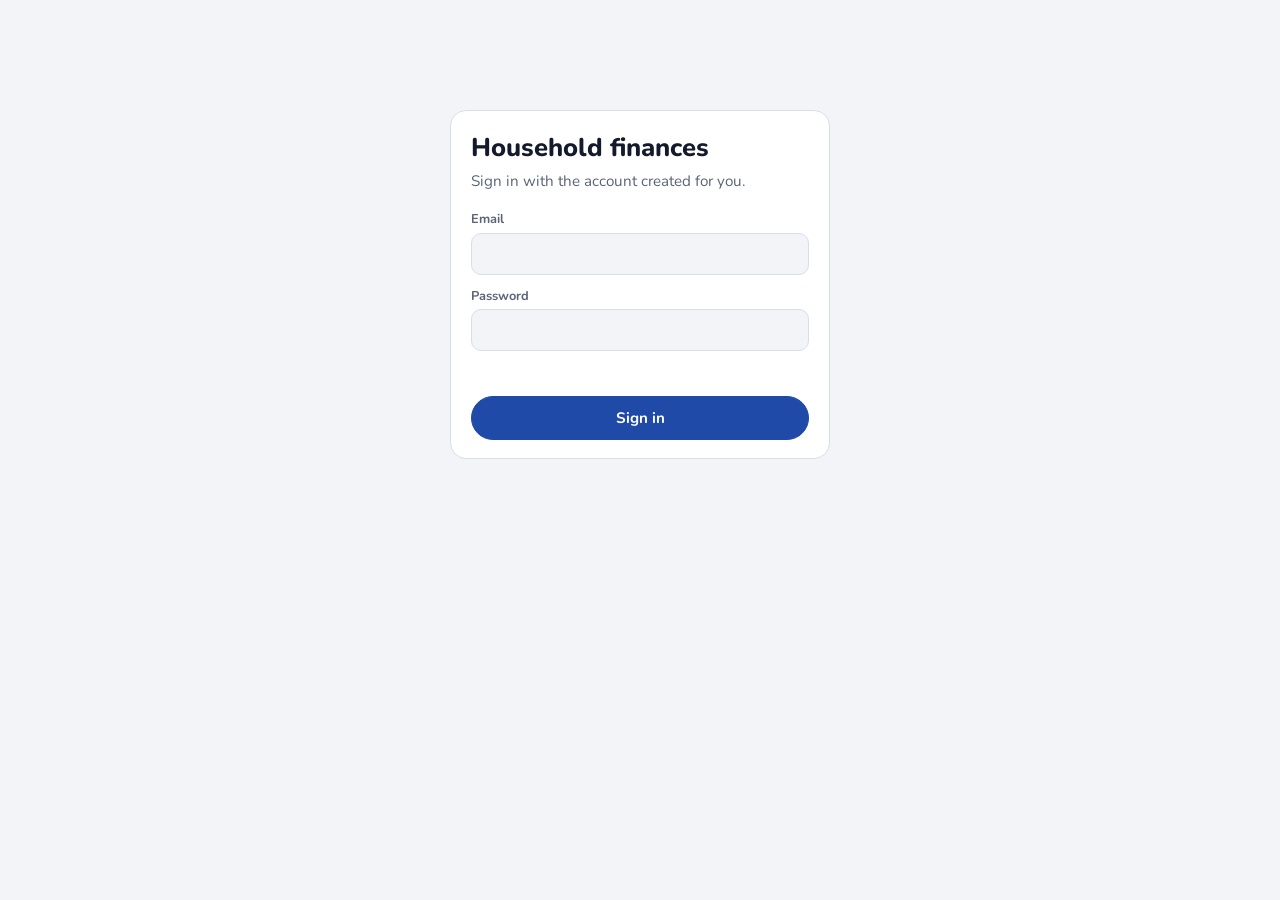
<file: index.html>
<!doctype html>
<html lang="en-CA">
<head>
  <meta charset="utf-8">
  <meta name="viewport" content="width=device-width, initial-scale=1, viewport-fit=cover">
  <meta name="robots" content="noindex, nofollow">
  <link rel="icon" type="image/png" sizes="32x32" href="icons/favicon-32.png">
  <link rel="apple-touch-icon" href="icons/apple-touch-icon.png">
  <link rel="manifest" href="manifest.webmanifest">
  <meta name="theme-color" content="#1f4aa8">
  <meta name="apple-mobile-web-app-capable" content="yes">
  <meta name="mobile-web-app-capable" content="yes">
  <meta name="apple-mobile-web-app-title" content="Finances">
  <meta name="apple-mobile-web-app-status-bar-style" content="default">
  <title>Household finances</title>
  <link rel="preconnect" href="https://fonts.googleapis.com">
  <link rel="preconnect" href="https://fonts.gstatic.com" crossorigin>
  <link rel="stylesheet" href="https://fonts.googleapis.com/css2?family=Nunito:wght@400;600;700;800&family=JetBrains+Mono:wght@500;600&display=swap">
  <link rel="stylesheet" href="styles.css">
</head>
<body>
  <div id="app" class="app" aria-live="polite">
    <div class="boot">Loading…</div>
  </div>
  <div id="sheet" class="sheet" hidden></div>
  <div id="toast" class="toast" role="status" hidden></div>

  <!-- supabase-js 2.117.2, served from this site (vendor/) so an ad blocker,
       a firewall or a CDN outage can't stop the page from starting. -->
  <script src="vendor/supabase-2.117.2.js"></script>
  <script src="config.js"></script>
  <script src="calc.js"></script>
  <script src="tax.js"></script>
  <script src="projection.js"></script>
  <script src="importer.js"></script>
  <script src="app.js"></script>
</body>
</html>
</file>
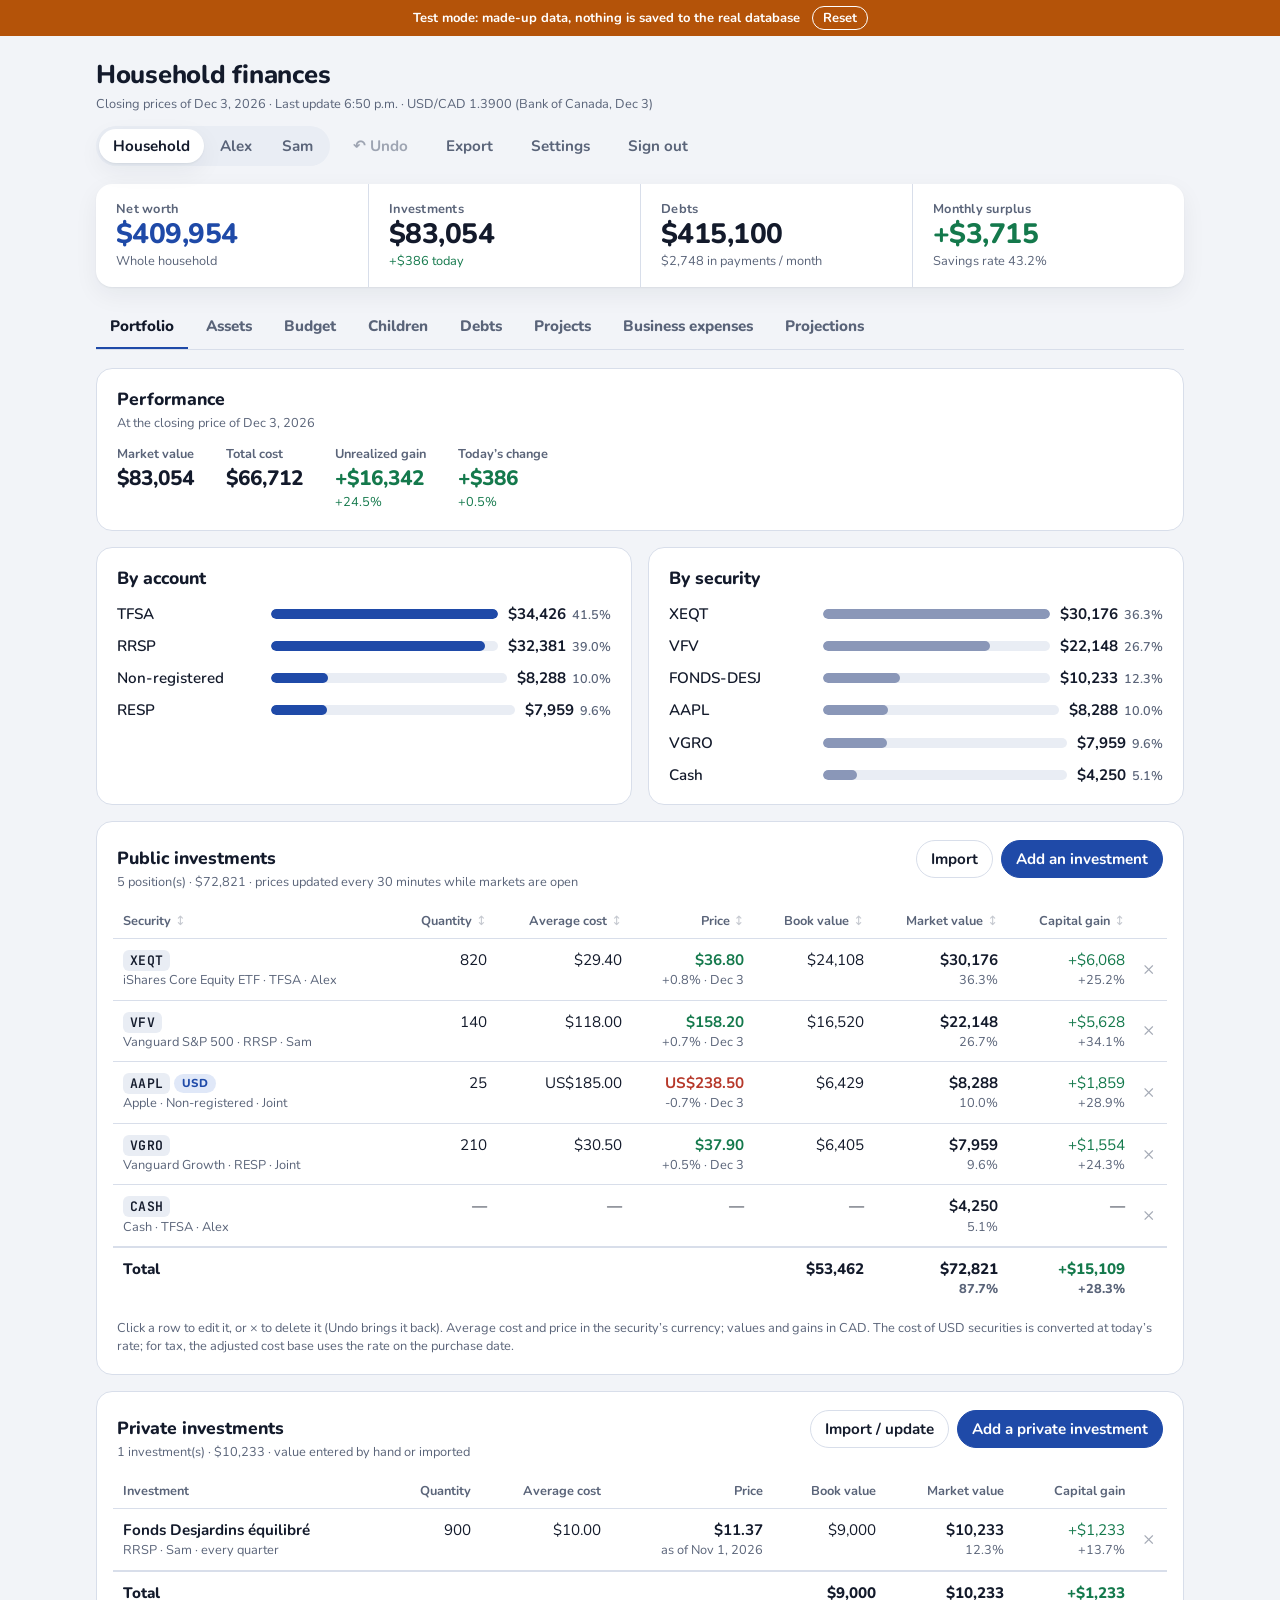
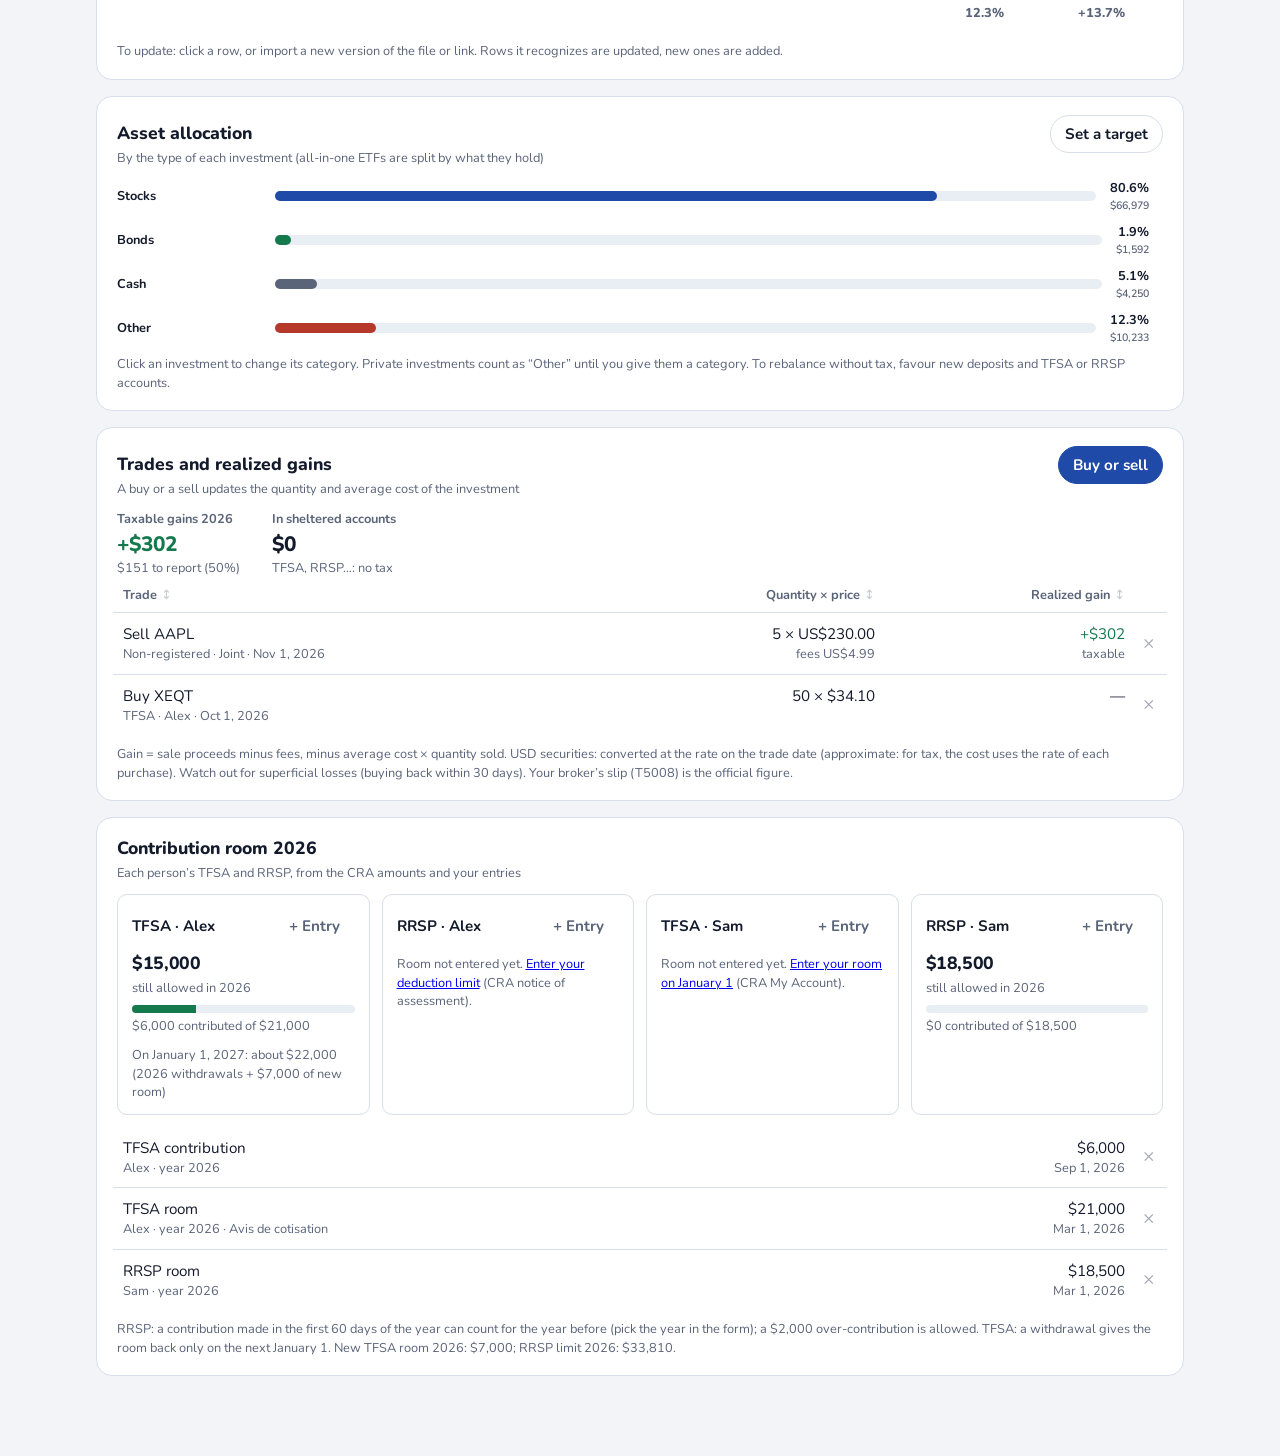
<file: dev.html>
<!doctype html>
<html lang="en-CA">
<head>
  <meta charset="utf-8">
  <meta name="viewport" content="width=device-width, initial-scale=1, viewport-fit=cover">
  <meta name="robots" content="noindex, nofollow">
  <link rel="icon" type="image/png" sizes="32x32" href="icons/favicon-32.png">
  <link rel="apple-touch-icon" href="icons/apple-touch-icon.png">
  <title>Household finances (test mode)</title>
  <link rel="preconnect" href="https://fonts.googleapis.com">
  <link rel="preconnect" href="https://fonts.gstatic.com" crossorigin>
  <link rel="stylesheet" href="https://fonts.googleapis.com/css2?family=Nunito:wght@400;600;700;800&family=JetBrains+Mono:wght@500;600&display=swap">
  <link rel="stylesheet" href="styles.css">
  <style>
    .dev-banner { position: sticky; top: 0; z-index: 50; display: flex; gap: 12px; align-items: center; justify-content: center; flex-wrap: wrap;
      padding: 6px 12px; background: #b45309; color: #fff; font: 700 13px/1.4 Nunito, system-ui, sans-serif; }
    .dev-banner button { font: inherit; padding: 2px 10px; border-radius: 999px; border: 1px solid #fff; background: transparent; color: #fff; cursor: pointer; }
  </style>
</head>
<body>
  <!-- Test mode: made-up data kept in this browser tab. config.js (the real database) is NOT loaded here. -->
  <div class="dev-banner" role="note">Test mode: made-up data, nothing is saved to the real database
    <button type="button" onclick="DevDB.reset()">Reset</button></div>
  <div id="app" class="app" aria-live="polite">
    <div class="boot">Loading…</div>
  </div>
  <div id="sheet" class="sheet" hidden></div>
  <div id="toast" class="toast" role="status" hidden></div>

  <script src="dev/fake-supabase.js"></script>
  <script src="calc.js"></script>
  <script src="tax.js"></script>
  <script src="projection.js"></script>
  <script src="importer.js"></script>
  <script src="app.js"></script>
</body>
</html>
</file>
<file: styles.css>
/* Layout: one centered column — header, a summary band of four figures, tabs, then cards per tab. */
:root {
  --bg: #f2f4f8;
  --surface: #ffffff;
  --surface-2: #e9edf4;
  --line: #d8deea;
  --fg: #131a2b;
  --muted: #5a6479;
  --accent: #1f4aa8;
  --accent-ink: #ffffff;
  --accent-soft: #e0e8f8;
  --series-2: #8a97b8;
  --gain: #14794c;
  --loss: #b6382a;
  --warn: #8f5d00;
  --warn-soft: #fbefd6;
  --loss-soft: #f8e3df;
  --gain-soft: #def2e7;
  --shadow: 0 1px 2px rgb(19 26 43 / 6%), 0 8px 24px rgb(19 26 43 / 6%);

  --font-ui: 'Nunito', ui-rounded, 'SF Pro Rounded', system-ui, -apple-system, 'Segoe UI', sans-serif;
  --font-mono: 'JetBrains Mono', ui-monospace, SFMono-Regular, Menlo, Consolas, monospace;

  --fs-caption: 0.8rem;
  --fs-body: 0.95rem;
  --fs-heading: 1.1rem;
  --fs-figure: 1.75rem;
  --fs-title: 1.6rem;

  --r-lg: 16px;
  --r-md: 10px;
  --r-pill: 999px;
  color-scheme: light;
}

@media (prefers-color-scheme: dark) {
  :root {
    --bg: #0d111c;
    --surface: #151b2b;
    --surface-2: #1d2437;
    --line: #2a3249;
    --fg: #e7ebf4;
    --muted: #98a2b9;
    --accent: #84a2f2;
    --accent-ink: #0d111c;
    --accent-soft: #212d50;
    --series-2: #66749a;
    --gain: #4cc38a;
    --loss: #f07b69;
    --warn: #e3b04b;
    --warn-soft: #3a2e14;
    --loss-soft: #3d201c;
    --gain-soft: #163527;
    --shadow: 0 1px 2px rgb(0 0 0 / 30%);
    color-scheme: dark;
  }
}

* { box-sizing: border-box; }
html { -webkit-text-size-adjust: 100%; }
body {
  margin: 0;
  background: var(--bg);
  color: var(--fg);
  font-family: var(--font-ui);
  font-size: var(--fs-body);
  line-height: 1.45;
}
button, input, select { font: inherit; color: inherit; }
:focus-visible { outline: 2px solid var(--accent); outline-offset: 2px; }
[hidden] { display: none !important; }
.num { font-variant-numeric: tabular-nums; }

.app {
  max-width: 1120px;
  margin-inline: auto;
  padding-block: 20px 64px;
  padding-left: max(16px, env(safe-area-inset-left, 0px));
  padding-right: max(16px, env(safe-area-inset-right, 0px));
}
.boot { padding: 4rem 0; text-align: center; color: var(--muted); }

/* Header ------------------------------------------------------------------ */
.top {
  display: flex; flex-wrap: wrap; align-items: center; justify-content: space-between;
  gap: 12px 20px; margin-bottom: 18px;
}
.top h1 { margin: 0; font-size: var(--fs-title); font-weight: 800; letter-spacing: -0.01em; text-wrap: balance; }
.top .sub { margin: 2px 0 0; color: var(--muted); font-size: var(--fs-caption); }
.top-actions { display: flex; flex-wrap: wrap; gap: 8px; align-items: center; }

.seg {
  display: inline-flex; padding: 3px; gap: 2px;
  background: var(--surface-2); border-radius: var(--r-pill);
}
.seg button {
  border: 0; background: transparent; padding: 6px 14px; border-radius: var(--r-pill);
  font-weight: 700; color: var(--muted); cursor: pointer; white-space: nowrap;
}
.seg button[aria-pressed="true"] { background: var(--surface); color: var(--fg); box-shadow: var(--shadow); }

.btn {
  display: inline-flex; align-items: center; gap: 6px;
  border: 1px solid var(--line); background: var(--surface); color: var(--fg);
  padding: 7px 14px; border-radius: var(--r-pill); font-weight: 700; cursor: pointer;
}
.btn:hover { border-color: var(--accent); }
.btn.primary { background: var(--accent); color: var(--accent-ink); border-color: var(--accent); }
.btn.ghost { background: transparent; border-color: transparent; color: var(--muted); }
.btn.ghost:hover { color: var(--fg); }
.btn.danger { color: var(--loss); }
.btn.danger.armed { background: var(--loss); color: #fff; border-color: var(--loss); }
.btn:disabled { opacity: 0.55; cursor: default; }

/* Summary band ------------------------------------------------------------ */
.summary {
  display: grid; grid-template-columns: repeat(4, minmax(0, 1fr));
  background: var(--surface); border-radius: var(--r-lg); box-shadow: var(--shadow);
  margin-bottom: 18px;
}
.stat { padding: 16px 20px; min-width: 0; }
.stat + .stat { border-left: 1px solid var(--line); }
.stat .label { color: var(--muted); font-size: var(--fs-caption); font-weight: 700; letter-spacing: 0.02em; }
.stat .value { font-size: var(--fs-figure); font-weight: 800; letter-spacing: -0.02em; font-variant-numeric: tabular-nums; line-height: 1.2; overflow-wrap: anywhere; }
.stat .note { font-size: var(--fs-caption); color: var(--muted); font-variant-numeric: tabular-nums; }
.stat.lead .value { color: var(--accent); }
@media (max-width: 760px) {
  .summary { grid-template-columns: repeat(2, minmax(0, 1fr)); }
  .stat:nth-child(3) { border-left: 0; }
  .stat:nth-child(n+3) { border-top: 1px solid var(--line); }
}

.up { color: var(--gain); }
.down { color: var(--loss); }

/* Tabs -------------------------------------------------------------------- */
.tabs { display: flex; gap: 4px; border-bottom: 1px solid var(--line); margin-bottom: 18px; overflow-x: auto; }
.tabs button {
  border: 0; background: none; padding: 10px 14px; cursor: pointer;
  font-weight: 800; color: var(--muted); border-bottom: 3px solid transparent; margin-bottom: -1px; white-space: nowrap;
}
.tabs button[aria-selected="true"] { color: var(--fg); border-bottom-color: var(--accent); }

/* Cards ------------------------------------------------------------------- */
.grid { display: grid; gap: 16px; grid-template-columns: repeat(auto-fit, minmax(min(100%, 22rem), 1fr)); margin-bottom: 16px; }
.card {
  background: var(--surface); border: 1px solid var(--line); border-radius: var(--r-lg);
  padding: 18px 20px; min-width: 0; margin-bottom: 16px;
}
.grid > .card { margin-bottom: 0; }
.card-head { display: flex; flex-wrap: wrap; align-items: baseline; justify-content: space-between; gap: 8px 16px; margin-bottom: 12px; }
.card-head h2 { margin: 0; font-size: var(--fs-heading); font-weight: 800; }
.card-head p { margin: 2px 0 0; color: var(--muted); font-size: var(--fs-caption); }
.card-head .actions { display: flex; flex-wrap: wrap; gap: 8px; }

.kpis { display: flex; flex-wrap: wrap; gap: 12px 32px; }
.kpi .label { color: var(--muted); font-size: var(--fs-caption); font-weight: 700; }
.kpi .value { font-size: 1.3rem; font-weight: 800; font-variant-numeric: tabular-nums; }
.kpi .note { color: var(--muted); font-size: var(--fs-caption); font-variant-numeric: tabular-nums; }

.empty { text-align: center; padding: 28px 12px; color: var(--muted); }
.empty strong { display: block; color: var(--fg); font-size: var(--fs-heading); margin-bottom: 4px; }
.empty .btn { margin-top: 12px; }
.footnote { color: var(--muted); font-size: var(--fs-caption); margin: 10px 0 0; }

.pill {
  display: inline-block; padding: 1px 8px; border-radius: var(--r-pill);
  font-size: 0.72rem; font-weight: 800; letter-spacing: 0.02em; white-space: nowrap; vertical-align: 1px;
}
.pill.warn { background: var(--warn-soft); color: var(--warn); }
.pill.bad { background: var(--loss-soft); color: var(--loss); }
.pill.ok { background: var(--gain-soft); color: var(--gain); }
.pill.info { background: var(--accent-soft); color: var(--accent); }

.ticker {
  font-family: var(--font-mono); font-weight: 600; font-size: 0.82rem;
  background: var(--surface-2); padding: 2px 7px; border-radius: 6px; letter-spacing: 0.02em;
}

/* Tables ------------------------------------------------------------------ */
.table-wrap { overflow-x: auto; margin: 0 -4px; }
table { width: 100%; border-collapse: collapse; font-variant-numeric: tabular-nums; }
th {
  text-align: left; font-size: var(--fs-caption); color: var(--muted); font-weight: 700;
  padding: 8px 10px; border-bottom: 1px solid var(--line); white-space: nowrap;
}
td { padding: 10px; border-bottom: 1px solid var(--line); vertical-align: top; }
tr:last-child td { border-bottom: 0; }
th.r, td.r { text-align: right; }
th.sortable { cursor: pointer; user-select: none; }
th.sortable:hover, th.sortable:focus-visible { color: var(--fg); }
th.sortable::after { content: '↕'; display: inline-block; margin-left: 4px; opacity: .35; font-weight: 400; }
th.sortable[aria-sort="ascending"]::after { content: '▲'; opacity: 1; color: var(--accent); }
th.sortable[aria-sort="descending"]::after { content: '▼'; opacity: 1; color: var(--accent); }
tbody tr.click { cursor: pointer; }
tbody tr.click:hover td { background: var(--surface-2); }
td .sub { display: block; color: var(--muted); font-size: var(--fs-caption); }
tfoot td { font-weight: 800; border-top: 2px solid var(--line); border-bottom: 0; }
@media (max-width: 640px) { .hide-sm { display: none; } }

/* The × that deletes a row or a card (Undo brings it back). */
th.x, td.x { width: 1%; padding-left: 0; padding-right: 4px; text-align: right; }
td.x { vertical-align: middle; }
.x-btn {
  width: 28px; height: 28px; border-radius: var(--r-pill); border: 0; background: transparent; color: var(--muted);
  font: inherit; font-size: 1.2rem; line-height: 1; cursor: pointer; opacity: 0.55; flex: none;
}
.x-btn:hover, .x-btn:focus-visible { opacity: 1; color: var(--loss); background: var(--loss-soft); }
.x-btn:disabled { opacity: 0.3; cursor: default; }
.debt-top .actions { display: flex; gap: 4px; align-items: center; }

/* Bars -------------------------------------------------------------------- */
.bars { display: grid; gap: 10px; }
.bar-row { display: grid; grid-template-columns: minmax(0, 9rem) minmax(0, 1fr) auto; gap: 10px; align-items: center; }
.bar-row .name { overflow: hidden; text-overflow: ellipsis; white-space: nowrap; font-weight: 600; }
.bar-track { height: 10px; background: var(--surface-2); border-radius: var(--r-pill); overflow: hidden; }
.bar-fill { height: 100%; background: var(--accent); border-radius: var(--r-pill); min-width: 2px; }
.bar-fill.muted { background: var(--series-2); }
.bar-fill.loss { background: var(--loss); }
.bar-row .amt { font-variant-numeric: tabular-nums; font-weight: 700; text-align: right; white-space: nowrap; }
.bar-row .amt small { color: var(--muted); font-weight: 600; margin-left: 6px; }

/* Line chart -------------------------------------------------------------- */
.chart { position: relative; min-height: 240px; }
.chart svg { display: block; width: 100%; height: auto; overflow: visible; }
.chart text { fill: var(--muted); font-size: 11px; font-family: var(--font-ui); }
.chart .grid-line { stroke: var(--line); stroke-width: 1; }
.chart .hover-line { stroke: var(--muted); stroke-width: 1; stroke-dasharray: 3 3; }
.legend { display: flex; flex-wrap: wrap; gap: 6px 16px; margin-top: 8px; font-size: var(--fs-caption); color: var(--muted); }
.legend span::before { content: ""; display: inline-block; width: 10px; height: 3px; border-radius: 2px; margin-right: 6px; vertical-align: middle; background: var(--c); }
.tip {
  position: absolute; pointer-events: none; z-index: 2;
  background: var(--surface); border: 1px solid var(--line); border-radius: var(--r-md);
  box-shadow: var(--shadow); padding: 6px 10px; font-size: var(--fs-caption); white-space: nowrap;
  font-variant-numeric: tabular-nums;
}
.tip .d { color: var(--muted); margin-bottom: 2px; }
.tip .row::before { content: ""; display: inline-block; width: 8px; height: 8px; border-radius: 50%; margin-right: 6px; background: var(--c); }

/* Debt cards -------------------------------------------------------------- */
.debts { display: grid; gap: 16px; grid-template-columns: repeat(auto-fit, minmax(min(100%, 20rem), 1fr)); }
.debt { background: var(--surface); border: 1px solid var(--line); border-radius: var(--r-lg); padding: 18px 20px; display: flex; flex-direction: column; gap: 12px; min-width: 0; }
.debt-top { display: flex; justify-content: space-between; gap: 10px; align-items: flex-start; }
.debt-top h3 { margin: 0; font-size: var(--fs-heading); font-weight: 800; overflow-wrap: anywhere; }
.debt-top .sub { color: var(--muted); font-size: var(--fs-caption); }
.debt .big { font-size: var(--fs-figure); font-weight: 800; font-variant-numeric: tabular-nums; letter-spacing: -0.02em; }
.facts { display: grid; grid-template-columns: repeat(2, minmax(0, 1fr)); gap: 8px 16px; margin: 0; }
.facts div { min-width: 0; }
.facts dt { color: var(--muted); font-size: var(--fs-caption); font-weight: 700; }
.facts dd { margin: 0; font-weight: 700; font-variant-numeric: tabular-nums; overflow-wrap: anywhere; }
.progress { height: 8px; background: var(--surface-2); border-radius: var(--r-pill); overflow: hidden; }
.progress > div { height: 100%; background: var(--gain); }

/* Toggle ------------------------------------------------------------------ */
.switch { display: inline-flex; align-items: center; gap: 8px; font-size: var(--fs-caption); color: var(--muted); font-weight: 700; cursor: pointer; }
.switch input { width: 16px; height: 16px; accent-color: var(--accent); }

/* Sheet (form dialog) ----------------------------------------------------- */
.sheet {
  position: fixed; inset: 0; z-index: 20; background: rgb(8 12 22 / 45%);
  display: flex; align-items: flex-end; justify-content: center;
  padding: env(safe-area-inset-top, 0px) env(safe-area-inset-right, 0px) 0 env(safe-area-inset-left, 0px);
}
@media (min-width: 640px) { .sheet { align-items: center; padding: 24px; } }
.sheet-panel {
  background: var(--surface); width: 100%; max-width: 520px; max-height: 92vh; overflow: auto;
  border-radius: var(--r-lg) var(--r-lg) 0 0; padding: 20px 20px calc(20px + env(safe-area-inset-bottom, 0px));
  box-shadow: var(--shadow);
}
@media (min-width: 640px) { .sheet-panel { border-radius: var(--r-lg); } }
.sheet-panel h2 { margin: 0 0 14px; font-size: var(--fs-heading); font-weight: 800; }
.fields { display: grid; grid-template-columns: repeat(2, minmax(0, 1fr)); gap: 12px; }
.field { display: flex; flex-direction: column; gap: 4px; min-width: 0; }
.field.wide { grid-column: 1 / -1; }
.field label { font-size: var(--fs-caption); font-weight: 700; color: var(--muted); }
.field input, .field select {
  width: 100%; padding: 9px 11px; border: 1px solid var(--line); border-radius: var(--r-md);
  background: var(--bg); min-width: 0;
}
.field input:focus, .field select:focus { border-color: var(--accent); outline: none; box-shadow: 0 0 0 3px var(--accent-soft); }
.field .hint { font-size: 0.75rem; color: var(--muted); }
.field.invalid input, .field.invalid select { border-color: var(--loss); }
.form-error { color: var(--loss); font-size: var(--fs-caption); margin: 10px 0 0; min-height: 1em; }
.sheet-actions { display: flex; flex-wrap: wrap; justify-content: space-between; gap: 8px; margin-top: 16px; }
.sheet-actions .right { display: flex; gap: 8px; margin-left: auto; }
@media (max-width: 420px) { .fields { grid-template-columns: 1fr; } }

/* Login ------------------------------------------------------------------- */
.login { max-width: 380px; margin: 10vh auto 0; }
.login h1 { font-size: var(--fs-title); font-weight: 800; margin: 0 0 4px; }
.login p { color: var(--muted); margin: 0 0 18px; }
.login .fields { grid-template-columns: 1fr; }
.login .btn { width: 100%; justify-content: center; margin-top: 14px; padding: 10px; }
.setup code { font-family: var(--font-mono); font-size: 0.85em; background: var(--surface-2); padding: 1px 5px; border-radius: 4px; }

.banner { display: flex; gap: 10px; align-items: center; justify-content: space-between; flex-wrap: wrap; background: var(--warn-soft); color: var(--warn); border-radius: var(--r-md); padding: 10px 14px; margin-bottom: 16px; font-weight: 700; font-size: var(--fs-caption); }

.toast {
  position: fixed; left: 50%; transform: translateX(-50%); z-index: 30;
  bottom: calc(20px + env(safe-area-inset-bottom, 0px));
  background: var(--fg); color: var(--bg); padding: 10px 16px; border-radius: var(--r-pill);
  font-weight: 700; font-size: var(--fs-caption); box-shadow: var(--shadow); max-width: calc(100% - 32px);
}
.toast.err { background: var(--loss); color: #fff; }
.toast-action {
  margin-left: 12px; padding: 2px 10px; border: 1px solid currentColor; border-radius: var(--r-pill);
  background: transparent; color: inherit; font: inherit; cursor: pointer;
}

@media (prefers-reduced-motion: no-preference) {
  .sheet-panel { animation: rise 180ms ease-out; }
  @keyframes rise { from { transform: translateY(12px); opacity: 0.6; } to { transform: none; opacity: 1; } }
}

/* Children, projects, mortgage details, import ---------------------------- */
.subhead { margin: 18px 0 8px; font-size: var(--fs-body); font-weight: 800; }
.muted-caption { color: var(--muted); font-size: var(--fs-caption); }
.callout { background: var(--accent-soft); color: var(--fg); border-radius: var(--r-md); padding: 10px 14px; margin: 10px 0; font-size: var(--fs-caption); }
.callout strong { color: var(--accent); }
.callout.ok { background: var(--gain-soft); }
.callout.ok strong { color: var(--gain); }
.facts.four { grid-template-columns: repeat(auto-fit, minmax(min(100%, 9.5rem), 1fr)); }
.card-actions { display: flex; flex-wrap: wrap; gap: 8px; margin-top: 14px; }
.children, .projects { display: grid; gap: 16px; grid-template-columns: repeat(auto-fit, minmax(min(100%, 26rem), 1fr)); }
.children > .card, .projects > .card { margin-bottom: 0; }
.project .big, .card .big { font-size: var(--fs-figure); font-weight: 800; font-variant-numeric: tabular-nums; letter-spacing: -0.02em; margin-bottom: 8px; overflow-wrap: anywhere; }
.project-line { margin: 10px 0; font-weight: 600; }
.debt.wide { grid-column: 1 / -1; }
.chart.small { min-height: 180px; margin-top: 6px; }
.sheet-panel.wide { max-width: 860px; }
input.inline {
  width: 100%; min-width: 8rem; padding: 5px 8px; border: 1px solid var(--line); border-radius: 8px;
  background: var(--bg); font-weight: 700;
}
input.inline.num { min-width: 6rem; text-align: right; }
.import-table select { width: 100%; min-width: 10rem; padding: 5px 8px; border: 1px solid var(--line); border-radius: 8px; background: var(--bg); }
.import-table td { vertical-align: middle; }
.import-table td .sub { max-width: 28rem; overflow: hidden; text-overflow: ellipsis; white-space: nowrap; }
.banner.col { flex-direction: column; align-items: stretch; }
.banner.col .fields { grid-template-columns: repeat(auto-fit, minmax(min(100%, 9rem), 1fr)); }
.banner .field select { background: var(--surface); color: var(--fg); }
.pill:not(.warn):not(.bad):not(.ok):not(.info) { background: var(--surface-2); color: var(--muted); }

/* Portfolio import */
.inline-row { display: flex; gap: 8px; align-items: stretch; }
.inline-row input { flex: 1; min-width: 0; }
.inline-row .btn { flex: none; }
.field .hint a { color: var(--accent); font-weight: 700; }
details.cols { margin: 12px 0; border: 1px solid var(--line); border-radius: var(--r-md); padding: 8px 12px; }
details.cols > summary { cursor: pointer; font-size: var(--fs-caption); font-weight: 700; color: var(--fg); }
details.cols[open] > summary { margin-bottom: 10px; }
details.cols .fields { grid-template-columns: repeat(auto-fit, minmax(min(100%, 11rem), 1fr)); }
details.cols ul { margin: 0; padding-left: 18px; }
.checks { display: flex; flex-direction: column; gap: 6px; margin: 6px 0 4px; }
@media (max-width: 520px) { .inline-row { flex-direction: column; } }

/* Companies */
.grid.tight { gap: 8px 28px; margin-bottom: 4px; grid-template-columns: repeat(auto-fit, minmax(min(100%, 18rem), 1fr)); }
.grid.tight .facts { margin-top: 0; }

/* Projections */
.fields.proj { grid-template-columns: repeat(auto-fit, minmax(min(100%, 11rem), 1fr)); }
.fields.proj input { text-align: right; font-variant-numeric: tabular-nums; }
.legend span.band::before { height: 10px; opacity: 0.25; }

/* CELI / REER room */
.rooms { display: grid; gap: 12px; grid-template-columns: repeat(auto-fit, minmax(min(100%, 15rem), 1fr)); margin-bottom: 12px; }
.room { border: 1px solid var(--line); border-radius: var(--r-md); padding: 12px 14px; }
.room-top { display: flex; justify-content: space-between; align-items: center; gap: 8px; margin-bottom: 6px; }
.room .big { font-size: var(--fs-heading); margin-bottom: 2px; }
.room .big.down { color: var(--loss); }
.room .progress { margin-top: 8px; }
.progress.over > div { background: var(--loss); }

/* Asset allocation */
.alloc { display: grid; gap: 10px; }
.alloc-row { display: grid; grid-template-columns: minmax(6rem, 9rem) 1fr auto auto; gap: 6px 14px; align-items: center; }
.alloc-row .name { font-weight: 700; font-size: var(--fs-caption); }
.alloc-row .bar-track { position: relative; overflow: visible; }
.alloc-row .target-mark { position: absolute; top: -3px; bottom: -3px; width: 2px; background: var(--fg); border-radius: 1px; transform: translateX(-1px); }
.alloc-row .amt { text-align: right; font-weight: 700; font-variant-numeric: tabular-nums; font-size: var(--fs-caption); }
.alloc-row .amt small { display: block; color: var(--muted); font-weight: 600; }
@media (max-width: 560px) { .alloc-row { grid-template-columns: 1fr auto; } .alloc-row .bar-track { grid-column: 1 / -1; grid-row: 2; } }

/* × in the top right corner of a form window; it stays in view while the window scrolls. */
.sheet-x {
  float: right; position: sticky; top: 0; z-index: 1; margin: -10px -10px 0 8px;
  width: 36px; height: 36px; border: 0; border-radius: var(--r-pill); background: var(--surface); color: var(--muted);
  font: inherit; font-size: 1.5rem; line-height: 1; cursor: pointer;
}
.sheet-x:hover, .sheet-x:focus-visible { color: var(--fg); background: var(--surface-2); }
</file>
